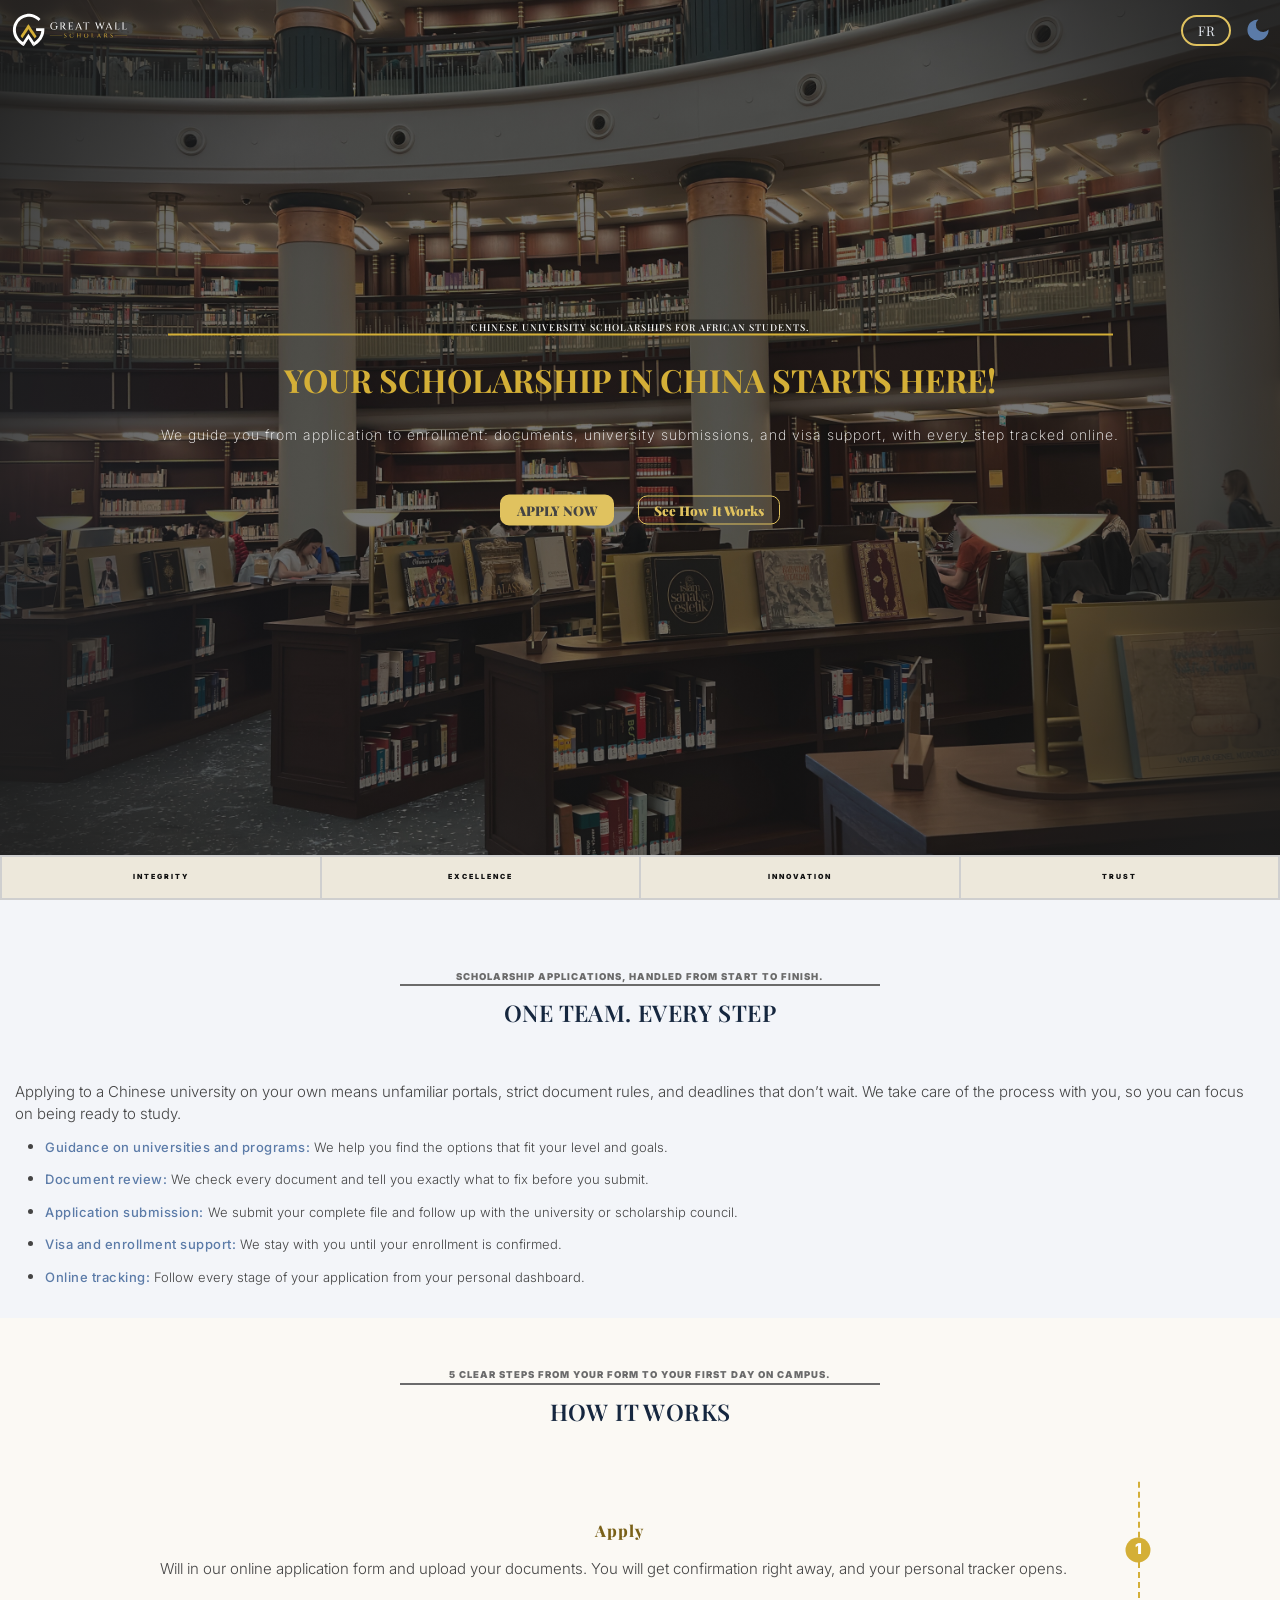
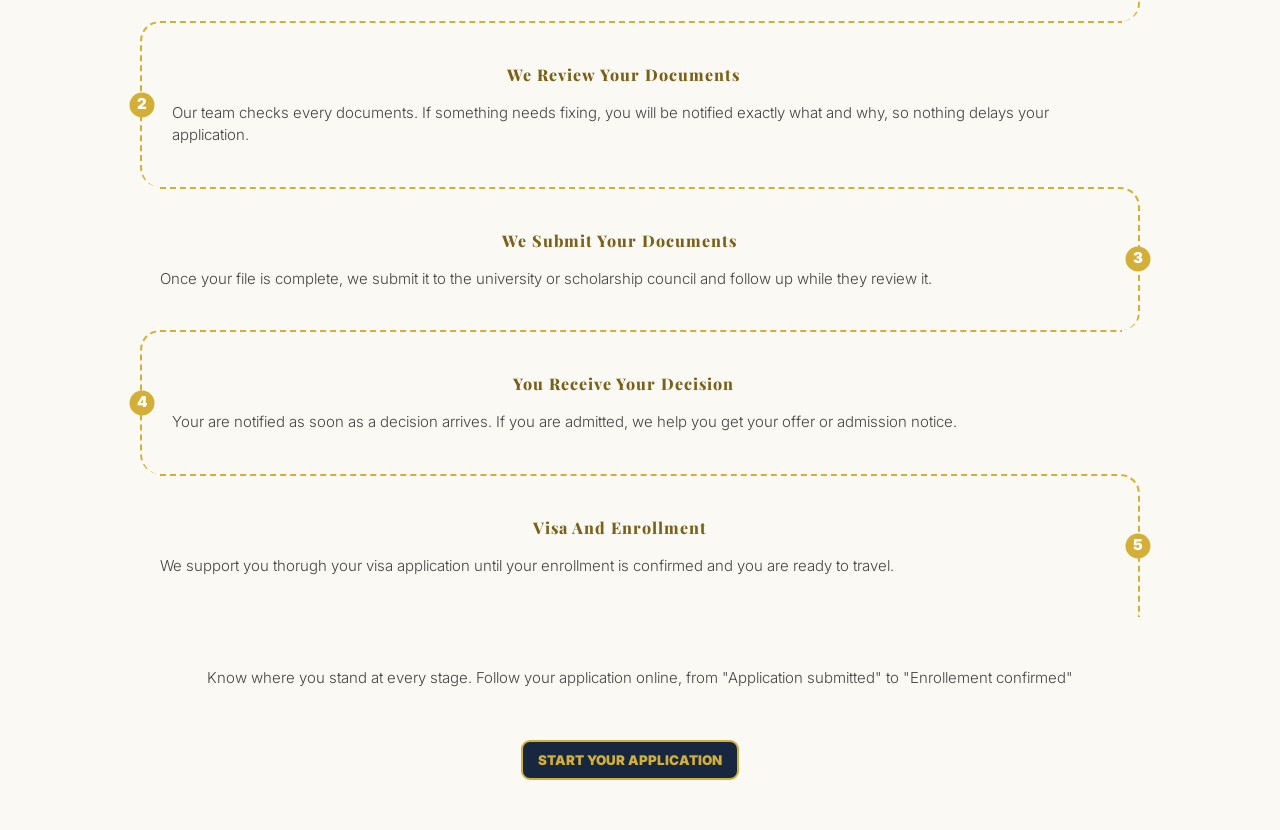
<file: frontend/index.html>
<!doctype html>
<html lang="en">
    <head>
        <meta charset="UTF-8" />
        <meta name="viewport" content="width=device-width, initial-scale=1.0" />

        <meta name="description" content="Apply for a Chinese university scholarship with one team handling every step: documents, applications, admission, visa support and enrollment." data-i18n-attr="content:scholarships..description"/>
        <meta property="og:description" content="Apply for a Chinese university scholarship with one team handling every step."/>

        <!-- Favicons -->
        <link rel="icon" href="./assets/favicons/favicon.ico" sizes="48x48" />
        <link rel="icon" href="./assets/favicons/icon.svg" type="image/svg+xml" />
        <link rel="apple-touch-icon" href="./assets/favicons/apple-touch-icon.png" />
        <link rel="manifest" href="./assets/favicons/manifest.webmanifest" />
        <!-- End favicons -->

        <!-- Css -->
        <link rel="stylesheet" href="css/theme.css" />
        <link rel="stylesheet" href="css/base.css" />
        <link rel="stylesheet" href="css/components.css" />
        <!-- End Css -->
        
        <title>Great Wall Scholars</title>
    </head>
    <body data-page="scholarships">
        <!-- Loader -->
        <div id="loader">
            <div class="logo-loader">
                <img src="./assets/icons/vector/parts/logo-animated.svg" alt="Loading..." data-i18n-attr="alt:loader.alt">
            </div>
            <p class="loader__tagline" data-i18n="loader.tagline"></p>
        </div>
        <!-- End Loader -->
        

        <header class="header" id="home">
            <nav class="nav">
                <div class="logo-container">
                    <a href="./index.html">
                        <img src="./assets/icons/vector/logo-great-wall-scholars-white-gold.svg" alt="Logo" class="logo">
                    </a>
                </div>

                <div class="header__box">
                    <button class="btn btn__language">
                        <!--! should make it dynamical, display FR or EN depending on the user's language choice  -->
                    </button>

                    <div class="theme-switcher" id="theme-toggle">
                        <!-- Dynamically switch between theme icon depending on the current theme -->
                    </div>

                    <div class="hamburger">
                        <span></span>

                        <span></span>

                        <span></span>
                    </div>
                </div>
            </nav>

            <div class="header__text">
                <div class="eyebrow-container">
                    <div class="eyebrow header__eyebrow" data-i18n="scholarships.header.eyebrow"></div>
                    <span class="underline header__underline"></span>
                </div>
                
                <h1 class="header__heading--main" data-i18n="scholarships.header.heading--main"></h1>

                <h2 class="header__heading--sub" data-i18n="scholarships.header.heading--sub"></h2>

                <div class="header__cta-box">
                    <a href="#">
                        <button class="btn btn__apply-now" data-i18n="scholarships.header.btn--apply">
                    </a>
                    </button>

                    <a href="#">
                        <button class="btn btn__how-it-works" data-i18n="scholarships.header.btn--how-it-works"></button>
                    </a>
                </div>
            </div>
        </header>

        <section class="section-trust-line">
            <div class="trust-line-container">
                <div class="trust-line trust-line--1" data-i18n="scholarships.trust-line.1"></div>
                <div class="trust-line trust-line--2" data-i18n="scholarships.trust-line.2"></div>
                <div class="trust-line trust-line--3" data-i18n="scholarships.trust-line.3"></div>
                <div class="trust-line trust-line--4" data-i18n="scholarships.trust-line.4"></div>
            </div>
        </section>

        <main>
            <section class="section-services">
                <div class="heading-container u-margin-top-huge u-margin-bottom-big">
                    <div class="eyebrow-container">
                        <div class="eyebrow heading__eyebrow" data-i18n="scholarships.services.eyebrow"></div>

                        <span class="underline"></span>
                    </div>

                    <h1 class="heading-primary" data-i18n="scholarships.services.heading"></h1>
                </div>

                <div class="content">
                    <p class="services__intro" data-i18n="scholarships.services.intro"></p>

                    <ul class="services__lists">
                        <li>
                            <h5 data-i18n="scholarships.services.what-is-included.bullet__title--1"></h5>

                            <p data-i18n="scholarships.services.what-is-included.bullet__paragraph--1"></p>
                        </li>

                        <li>
                            <h5 data-i18n="scholarships.services.what-is-included.bullet__title--2"></h5>

                            <p data-i18n="scholarships.services.what-is-included.bullet__paragraph--2"></p>
                        </li>

                        <li>
                            <h5 data-i18n="scholarships.services.what-is-included.bullet__title--3"></h5>

                            <p data-i18n="scholarships.services.what-is-included.bullet__paragraph--3"></p>
                        </li>

                        <li>
                            <h5 data-i18n="scholarships.services.what-is-included.bullet__title--4"></h5>

                            <p data-i18n="scholarships.services.what-is-included.bullet__paragraph--4"></p>
                        </li>

                        <li>
                            <h5 data-i18n="scholarships.services.what-is-included.bullet__title--5"></h5>

                            <p data-i18n="scholarships.services.what-is-included.bullet__paragraph--5"></p>
                        </li>
                    </ul>
                </div>
            </section>
            
            <section class="section-how-it-works">
                <div class="heading-container u-margin-top-huge u-margin-bottom-big">
                    <div class="eyebrow-container">
                        <div class="eyebrow heading__eyebrow" data-i18n="scholarships.how-it-works.eyebrow"></div>

                        <span class="underline"></span>
                    </div>

                    <h1 class="heading-primary" data-i18n="scholarships.how-it-works.heading"></h1>
                </div>
                
                <div class="content">
                    <div class="how-it-works--steps">
                        <div class="step">
                            <span class="step--number" data-i18n="scholarships.how-it-works.step--1"></span>

                            <div class="step--text">
                                <h3 class="heading-tertiary" data-i18n="scholarships.how-it-works.step__1--title"></h3>

                                <p class="step--paragraph" data-i18n="scholarships.how-it-works.step__1--paragraph"></p>
                            </div>
                        </div>

                        <div class="step">
                            <span class="step--number" data-i18n="scholarships.how-it-works.step--2"></span>

                            <div class="step--text">
                                <h3 class="heading-tertiary" data-i18n="scholarships.how-it-works.step__2--title"></h3>

                                <p class="step--paragraph" data-i18n="scholarships.how-it-works.step__2--paragraph"></p>
                            </div>
                        </div>

                        <div class="step">
                            <span class="step--number" data-i18n="scholarships.how-it-works.step--3"></span>

                            <div class="step--text">
                                <h3 class="heading-tertiary" data-i18n="scholarships.how-it-works.step__3--title"></h3>

                                <p class="step--paragraph" data-i18n="scholarships.how-it-works.step__3--paragraph"></p>
                            </div>
                        </div>

                        <div class="step">
                            <span class="step--number" data-i18n="scholarships.how-it-works.step--4"></span>

                            <div class="step--text">
                                <h3 class="heading-tertiary" data-i18n="scholarships.how-it-works.step__4--title"></h3>

                                <p class="step--paragraph" data-i18n="scholarships.how-it-works.step__4--paragraph"></p>
                            </div>
                        </div>

                        <div class="step">
                            <span class="step--number" data-i18n="scholarships.how-it-works.step--5"></span>

                            <div class="step--text">
                                <h3 class="heading-tertiary" data-i18n="scholarships.how-it-works.step__5--title"></h3>

                                <p class="step--paragraph" data-i18n="scholarships.how-it-works.step__5--paragraph"></p>
                            </div>
                        </div>
                    </div>

                    <p class="how-it-works__tracker-callout" data-i18n="scholarships.how-it-works.tracker-callout"></p>

                    <a href="#">
                        <button class="btn btn__apply-now" data-i18n="scholarships.how-it-works.btn__apply"></button>
                    </a>
                </div>
            </section>
        </main>

        <!-- JS  -->
        <script src="./js/i18n.js"></script>
        <script src="./js/main.js"></script>
        <script src="./js/theme.js"></script>
    </body>
</html>
</file>
<file: frontend/css/theme.css>
/* Variables, Dark/Light theme */


:root{

    /* Navy Shades */
    --primary-color--1: #070D17;
    --primary-color--2: #0F1B2D;
    --primary-color--3: #16273F;
    --primary-color--4: #1f3555;
    --primary-color--5: #2C4A73;
    --primary-color--6: #5B7BA8;
    --primary-color--7: #A9BCD6;
    --primary-color--8: #D6E0EE;

    /* Gold Shades */
    --secondary-color--1: #7A6119;
    --secondary-color--2: #B8962C;
    --secondary-color--3: #D4AF37;
    --secondary-color--4: #E0C25F;
    --secondary-color--5: #EBD488;
    --secondary-color--6: #F3E4B2;
    --secondary-color--7: #FAF3DC;
    --secondary-color--8: #D4AF37;

    /* Black (Ink) Shades */
    --tertiary-color--1: #111111; /* Headings */
    --tertiary-color--2: #1c1c1c;
    --tertiary-color--3: #2b2b2b;
    --tertiary-color--4: #444444; 
    --tertiary-color--5: #6B6B6B;
    --tertiary-color--6: #9A9A9A;
    --tertiary-color--7: #CFCFCF;

    /* White Shades */
    --ivory-color: #FBF9F4;
    --cream-color: #F5F1E8;
    --pearl-color: #EDE8DB;
    --mist-color: #F3F5F9;
    --fog-color: #E4E8EF;
    --white-color: #FFFFFF;

    /* bg colors */
    --bg-color-light--1: #FBF9F4;
    --bg-color-light--2: #F5F1E8;
    --bg-color--light--3: #EDE8DB;

    --bg-color-dark--1: #070D17;
    --bg-color-dark--2: #0F1B2D;
    --bg-color-dark--3: #111111;
    --bg-color-dark--4: #12181f;

    /* Other colors */
    --error-color: #ff0000
    --success-color: #00fd00;

    /* FONTS */
    --primary-font: "Playfair Display", Georgia, serif;
    --secondary-font: "Inter", system-ui, sans-serif;

    /* Others */
    --border-radius: 3rem;
}

[data-theme="dark"] {
    --primary-color--1: #070D17;
    --primary-color--2: #0F1B2D;
    --primary-color--3: #16273F;
    --primary-color--4: #1F3555;
    --primary-color--5: #2C4A73;
    --primary-color--6: #5B7BA8;
    --primary-color--7: #A9BCD6;
    --primary-color--8: #D6E0EE;

    /* Gold Shades */
    --secondary-color--1: #7A6119;
    --secondary-color--2: #B8962C;
    --secondary-color--3: #D4AF37;
    --secondary-color--4: #E0C25F;
    --secondary-color--5: #EBD488;
    --secondary-color--6: #F3E4B2;
    --secondary-color--7: #FAF3DC;

    /* Black (Ink) Shades */
    --tertiary-color--1: #111111; /* Headings */
    --tertiary-color--2: #1C1C1C;
    --tertiary-color--3: #2B2B2B;
    --tertiary-color--4: #444444; 
    --tertiary-color--5: #6B6B6B;
    --tertiary-color--6: #9A9A9A;
    --tertiary-color--7: #CFCFCF;

    --ivory-color: #0F1B2D;

}
</file>
<file: frontend/css/base.css>
/* Reset, Typography, Layouts */

@font-face {
    font-family: "Playfair Display";
    src: url("../assets/fonts/Playfair_Display/PlayfairDisplay-VariableFont_wght.woff2") format("woff2");
    font-weight: 400 900;
    font-style: normal;
    font-display: swap;
}

@font-face {
    font-family: "Inter";
    src: url("../assets/fonts/Inter/Inter-VariableFont_opsz\,wght.woff2") format("woff2");
    font-weight: 100 900;
    font-style: normal;
    font-display: swap;
}


*,
*::before,
*::after {
    margin: 0;
    padding: 0;
    box-sizing: inherit;
}

html {
    font-size: 62.5%; /* Converts a 1rem to 10px  */
    scroll-behavior: smooth;
    font-family: var(--sencondary-font);
}

body {
    font-family: var(--sencondary-font);
    box-sizing: border-box;
    font-size: 1.6rem;
    line-height: 1.5;
    color: var(--tertiary-color--4);
    background-color: var(--ivory-color);
}

li {
    list-style: none;
}

a {
    text-decoration: none;
    color: inherit;
}

.img {
    width: 100%;
}

.heading-primary {
    display: block;
    margin: 0 auto;
    margin-top: 1rem;
    font-family: var(--primary-font);
    text-transform: uppercase;
    letter-spacing: .04rem;
    font-weight: 600;
    font-size: 2.3rem;
    color: var(--primary-color--3);
    text-align: center;
}

.heading-secondary {
    text-transform: capitalize;
    letter-spacing: .04rem;
    font-weight: 600;
    font-size: 2.3rem;
    /* color: var(--tertiary-color--3); */
    text-align: center;
}

.heading-tertiary {
    text-transform: uppercase;
    letter-spacing: .04rem;
    font-weight: 800;
    font-size: 1.2rem;
    color: var(--tertiary-color--1);
    /* text-align: center; */
}

.content {
    font-family: var(--secondary-font);
    font-weight: 300;
    font-size: 1.5rem;
    max-width: 130rem;
    padding: 0 1.5rem;
    margin: 0 auto;
}

.heading-container {
    width: 75%;
    margin: 0 auto;
}


/* 
=============================
Utilities
=============================
*/

.u-margin-bottom-big {
        margin-bottom: 5rem;
    }

    .u-margin-bottom-medium {
        margin-bottom: 2.5rem;
    }

    .u-margin-bottom-small {
        margin-bottom: 1rem;
    }

    .u-margin-top-huge {
        margin-top: 5rem;
    }

    .u-margin-top-big {
        margin-top: 4rem;
    }

    .u-margin-top-medium {
        margin-top: 2.5rem;
    }

    .u-margin-top-small {
        margin-top: 1rem;
    }

/* 
=============================
End Utilities
=============================
*/


/* 
=============================
Header
=============================
*/

.header {
    position: relative;
    top: 0;
    left: 0;
    background-image: radial-gradient(
        circle,
        rgba(28, 28, 28, .6) 60%, 
        rgba(28, 28, 28, .9) 95%
        ), 
        url("../assets/img/library--3.jpg");

    background-size: cover;
    background-repeat: no-repeat;
    background-position: center;
    height: 95vh;
}

.nav,
.header__box {
    display: flex;
    flex-direction: row;
    align-items: center;
    justify-content: space-between;
}

.nav {
    padding: 1rem;
}

.logo-container {
    width: 12rem;
    height: 4rem;
}

/* .logo-container > a {
    display: inline-block;
    height: 100%;
    width: 100%;
} */

.logo {
    width: 100%;
    height: 100%;
}

.header__box {
    gap: 0 1.5rem;
}

.header__text {
    padding: 0 1rem;
    position: relative;
    top: 40%;
    transform: translateY(-40%);
}

.header__heading--main {
    width: 95%;
    color: var(--secondary-color--8);
    text-transform: uppercase;
    font-family: var(--primary-font);
    margin-top: 1rem;
    text-align: center;
    margin: 2rem auto;
}

.header__heading--sub {
    color: var(--white-color);
    width: 90%;
    font-family: var(--secondary-font);
    font-weight: 200;
    font-size: 1.4rem;
    letter-spacing: .1rem;
    text-align: center;
    margin: 0 auto;
    /* background-color: rgba(0, 0, 0, 0.4); */
}

.header__cta-box {
    width: fit-content;
    margin: 0 auto;
    margin-top: 5rem;
}

/* 
=============================
End Header 
=============================
*/


/* 
=============================
Trust line 
=============================
*/


.section-trust-line {
    background-color: var(--pearl-color);
    height: 4.5rem;
}

.trust-line-container {
    display: flex;
    /* align-items: center;
    justify-content: space-evenly; */
    border: .15rem solid var(--tertiary-color--7);
    height: 100%;
}

.trust-line {
    border: .15rem solid var(--tertiary-color--7);
    width: 100%;
    text-align: center;
    text-transform: uppercase;
    align-content: center;
    font-size: .7rem;
    font-family: var(--secondary-font);
    font-weight: 900;
    letter-spacing: .2rem;
    color: var(--tertiary-color--1);
}

/* 
=============================
End Trust line 
=============================
*/

/* 
=============================
How it works
=============================
*/

.how-it-works--steps {
    width: 80%;
    margin: 0 auto;

}

.step {
    position: relative;
    border-top: .2rem dashed var(--secondary-color--8);
    padding: 4rem 0;
}

.step:nth-child(odd) {
    margin-left: 2rem;
    border-top-right-radius: 2rem;
    border-right: .2rem dashed var(--secondary-color--8);
    border-bottom-right-radius: 1.8rem;
    /* padding-left: 1rem; */
    padding-right: 1rem;
}

.step:nth-child(even) {
    border-top-left-radius: 2rem;
    border-left: .2rem dashed var(--secondary-color--8);
    border-bottom-left-radius: 2rem;
    margin-right: 1.8rem;
    padding-left: 3rem;
}

.step:nth-child(1) {
    border-top: none;
    border-top-right-radius: 0;
}

.step:nth-child(5) {
    border-bottom-right-radius: 0;
}

.step--number {
    position: absolute;
    top: 50%;
    display: inline-block;
    background-color: var(--secondary-color--8);
    color: var(--white-color);
    font-weight: 900;
    width: 2.5rem;
    height: 2.5rem;
    border-radius: 2rem;
    text-align: center;
}

.step:nth-child(odd) > .step--number {
    right: 0;
    transform: translate(50%, -50%);
}

.step:nth-child(even) > .step--number {
    left: 0;
    transform: translate(-50%, -50%);
}

.step--text {
    width: 95%;
}

.step--text > .heading-tertiary {
    text-transform: capitalize;
    font-size: 1.6rem;
    font-family: var(--primary-font);
    color: var(--secondary-color--1);
    margin-bottom: 1.5rem;
    letter-spacing: .1rem;
    text-align: center;
}

.step--paragraph {
    font-family: var(--secondary-font);
    font-size: 1.5rem;
    font-weight: 300;
}

.how-it-works__tracker-callout {
    width: 90%;
    margin: 5rem auto;
    text-align: center;
    font-family: var(--secondary-font);
    font-weight: 300;
}

.section-how-it-works a {
    display: block;
    width: fit-content;
    margin: 5rem auto;
}

/* 
=============================
End How it works
=============================
*/


/* 
=============================
Service
=============================
*/

.section-services {
    background-color: var(--mist-color);
    padding: 2rem 0;
}

.services__lists {
    margin-left: 3rem;
    margin-top: 1rem;
}

.services__intro {
    font-size: 1.5rem;
}

.services__lists > li {
    list-style-type: disc;
    margin-bottom: 1rem;
}

.services__lists h5,
.services__lists p {
    display: inline;
    font-size: 1.3rem;
}

.services__lists h5 {
    /* text-transform: uppercase; */
    letter-spacing: .05rem;
    color: var(--primary-color--6);
    font-weight: 500;
}

.services__lists p {
}

/* 
=============================
End Service
=============================
*/
</file>
<file: frontend/css/components.css>
/* Buttons, Cards, Forms, Navbar */

/* 
=============================
General style
=============================
*/

.btn {
    border-radius: var(--border-radius);
    border: .2rem solid var(--secondary-color--4);
    background-color: transparent;
    color: var(--tertiary-color--4);
    padding: .5rem 1.5rem;
    text-align: center;
    text-transform: capitalize;
    font-family: var(--primary-font);
}

.btn__language {
    width: 5rem;
    color: var(--fog-color);
}

.btn__apply-now,
.btn__how-it-works {
    border-radius: .9rem;
    font-weight: 900;
}

.btn__apply-now {
    color: var(--tertiary-color--4);
    background-color: var(--secondary-color--4);
    text-transform: uppercase;
    margin-right: 2rem;
}

.section-how-it-works .btn__apply-now {
    color: var(--secondary-color--3);
    background-color: var(--primary-color--3);
    border-color: inherit;
    font-family: var(--secondary-font);
    padding: 1rem 1.5rem;
}

.btn__how-it-works {
    border-color: var(--secondary-color--4);
    border-width: .16rem;
    color: var(--secondary-color--4);
}

.eyebrow{
    /* width: fit-content; */
    text-transform: uppercase;
    letter-spacing: .1rem;
    font-weight: 500;
}

.header__eyebrow {
    font-family: var(--primary-font);
    width: fit-content;
    font-size: .95rem;
    color: var(--white-color);
    display: block;
    background-color: rgba(0, 0, 0, 0.4);
    text-align: center;
    margin: 0 auto;
}

.heading__eyebrow {
    font-family: var(--secondary-font);
    width: fit-content;
    font-size: .95rem;
    color: var(--tertiary-color--5);
    display: block;
    font-weight: 900;
    /* background-color: rgba(0, 0, 0, 0.4); */
    text-align: center;
    margin: 0 auto;
}

.underline {
    display: block;
    height: .2rem;
    background-color: var(--tertiary-color--5);
    width: 50%;
    margin: 0 auto;
}

.header__underline {
    height: .2rem;
    background-color: var(--secondary-color--8);
    width: 75%;
}


/* 
=============================
End General style
=============================
*/


/* 
=============================
Loader
=============================
*/

#loader {
    position: fixed;
    inset: 0;
    background: var(--pearl-color);
    display: flex;
    flex-direction: column;
    align-items: center;
    justify-content: center;
    gap: 1.5rem;
    z-index: 9999;
    transition:
        opacity 0.5s ease,
        visibility 0.5s ease;
}

#loader.hidden {
    opacity: 0;
    visibility: hidden;
}

.logo-loader {
    width: 10rem;
    height: 10rem;
}

.loader__tagline {
    color: var(--tertiary-color--5);
    font-family: var(--secondary-font);
    font-size: 1rem;
    font-weight: 200;
    text-transform: capitalize;
}
/* 
=============================
End Loader
=============================
*/


/* 
=============================
Theme switcher
=============================
*/

.theme-switcher {
    width: 2.4rem;
    height: 2.4rem;
    margin: 0 auto;
    cursor: pointer;
}

.theme--light,
.theme--dark {
    position: relative;
    transition: all .5s cubic-bezier(0.075, 0.82, 0.165, 1);
}

.theme--light {
    top: 50%;
    left: 50%;
    width: 65%;
    height: 65%;
    border-radius: 50%;
    background-color: orange;
    transform: translate(-50%, -50%);
    animation: rotate .5s ease-out;
}

.theme--dark {
    top: 0;
    left: 0;
    width: 100%;
    height: 100%;

}

.sub-sun,
.moon {
    position: absolute;
}

.sub-sun {
    top: 50%;
    left: 50%;
    transform: translate(-50%, -50%);
    background-color: inherit;
    width: 25%;
    height: 25%;
    border-radius: 50%;
}

.sub-sun:nth-child(1) {
    top: -20%;
}

.sub-sun:nth-child(2) {
    top: 20.5%;
    left: 116%;
}

.sub-sun:nth-child(3) {
    top: 85%;
    left: 110%;
}

.sub-sun:nth-child(4) {
    top: 120%;
}

.sub-sun:nth-child(5) {
    top: 85%;
    left: -10%;
}

.sub-sun:nth-child(6) {
    top: 20.5%;
    left: -13%;

}

.moon {
    top: 0;
    left: 0;
    transform: rotate(-45deg);
    animation: bounce .4s ease-out;
}


@keyframes rotate {
    0% {
        transform: translate(-50%, -50%)rotate(0deg);
    }
    100% {
        transform: translate(-50%, -50%)rotate(360deg);
    }
}

@keyframes bounce {
    0% {
        transform: rotate(-15deg);
    }

    50% {
        transform: rotate(5deg);
    }

    75% {
        transform: rotate(-55deg);
    }

    to {
        transform: rotate(0deg);
    }
}

/* 
=============================
End  Theme switcher
=============================
*/


/* 
=============================
Hamburger
=============================
*/
.hamburger {
    position: relative;
    height: 2rem;
    width: 2.3rem;
    opacity: 0;
    display: none;
    transition: all .2s ease-in;
}

.hamburger > span {
    position: absolute;
    top: 0;
    left: 0;
    height: .4rem;
    width: 100%;
    border-radius: 5rem;
    background-color:  var(--primary-color--1);
    transition: all .2s ease-in;
}

.hamburger.active span {
    background-color: red;    
}

.hamburger.hamburger.active span:nth-child(1) {
    top: 50%;
    transform: rotate(45deg);
}

.hamburger.hamburger.active span:nth-child(2) {
    opacity: 0;
}

.hamburger.hamburger.active span:nth-child(3) {
    top: 50%;
    transform: rotate(-45deg);
}

.hamburger > span:nth-child(1) {
    top: 36%;
}

.hamburger > span:nth-child(3) {
    top: 75%;
}


/* 
=============================
End Hamburger
=============================
*/
</file>
